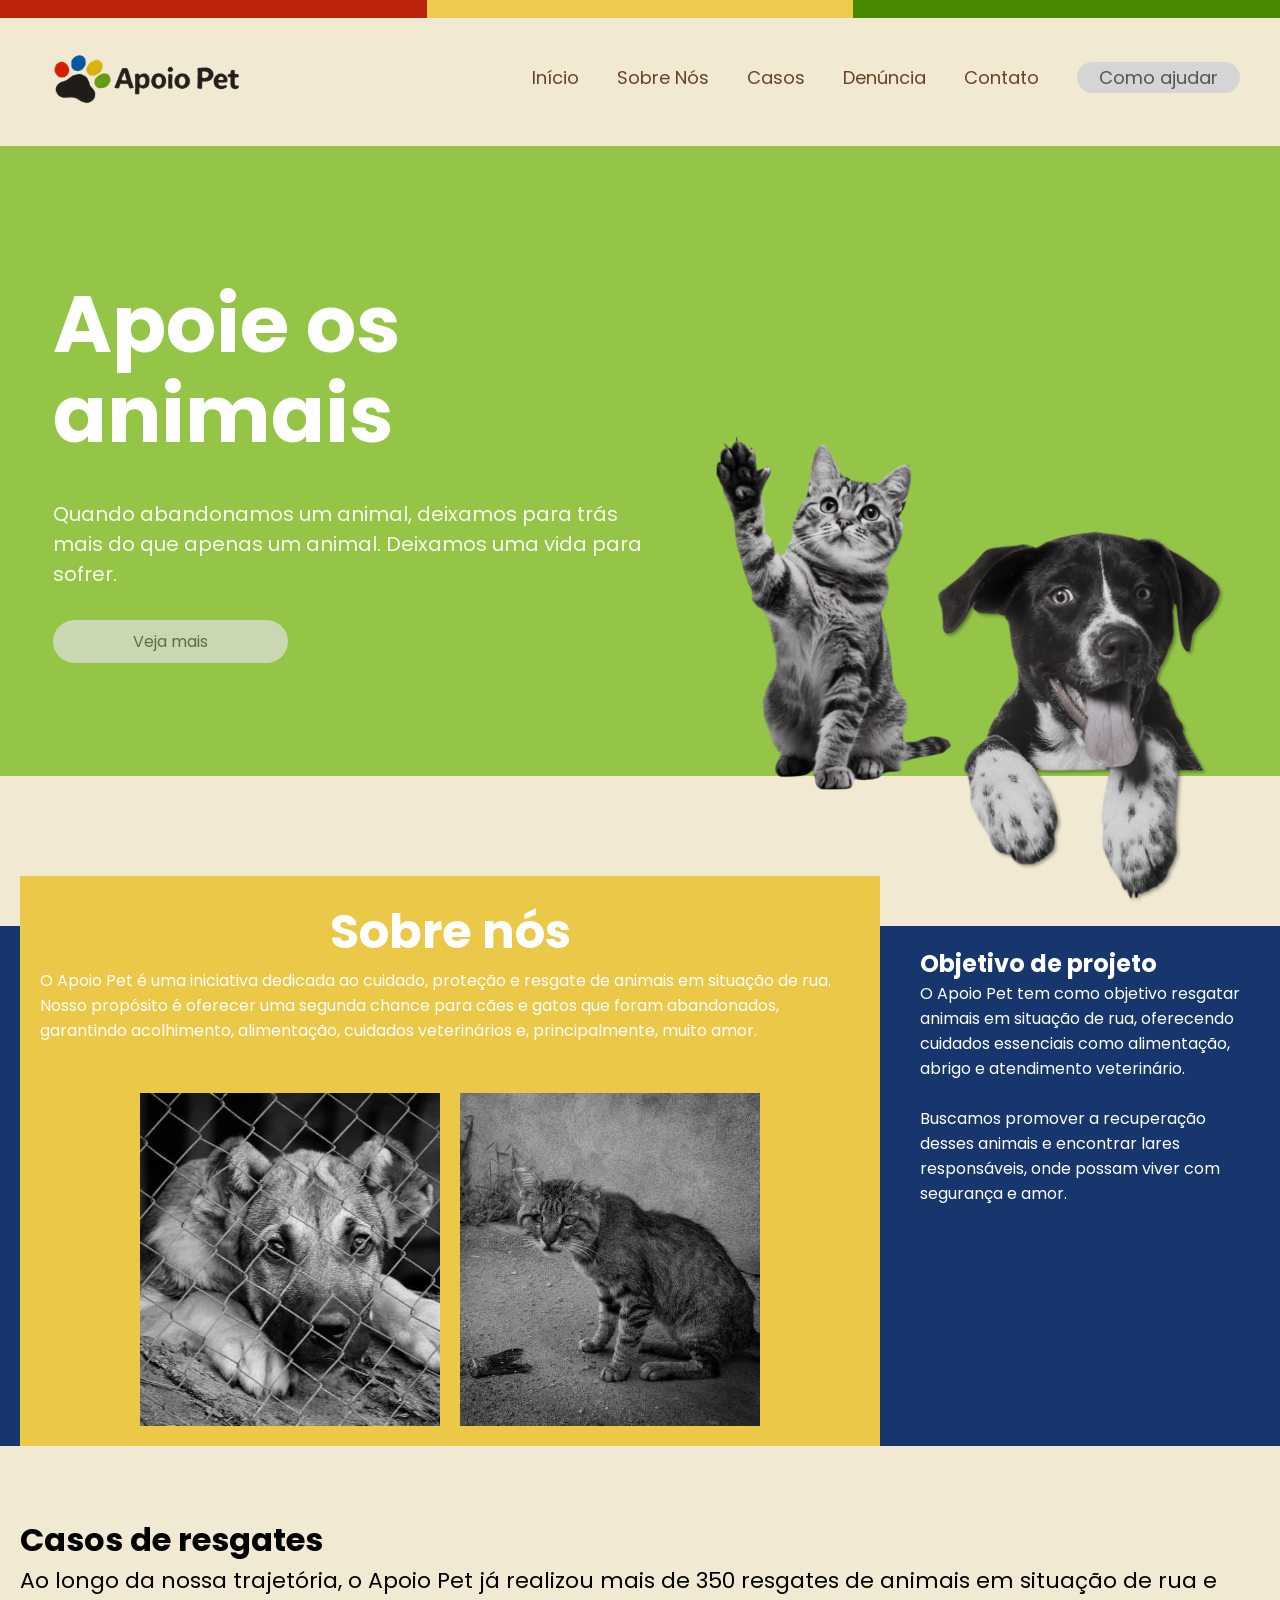
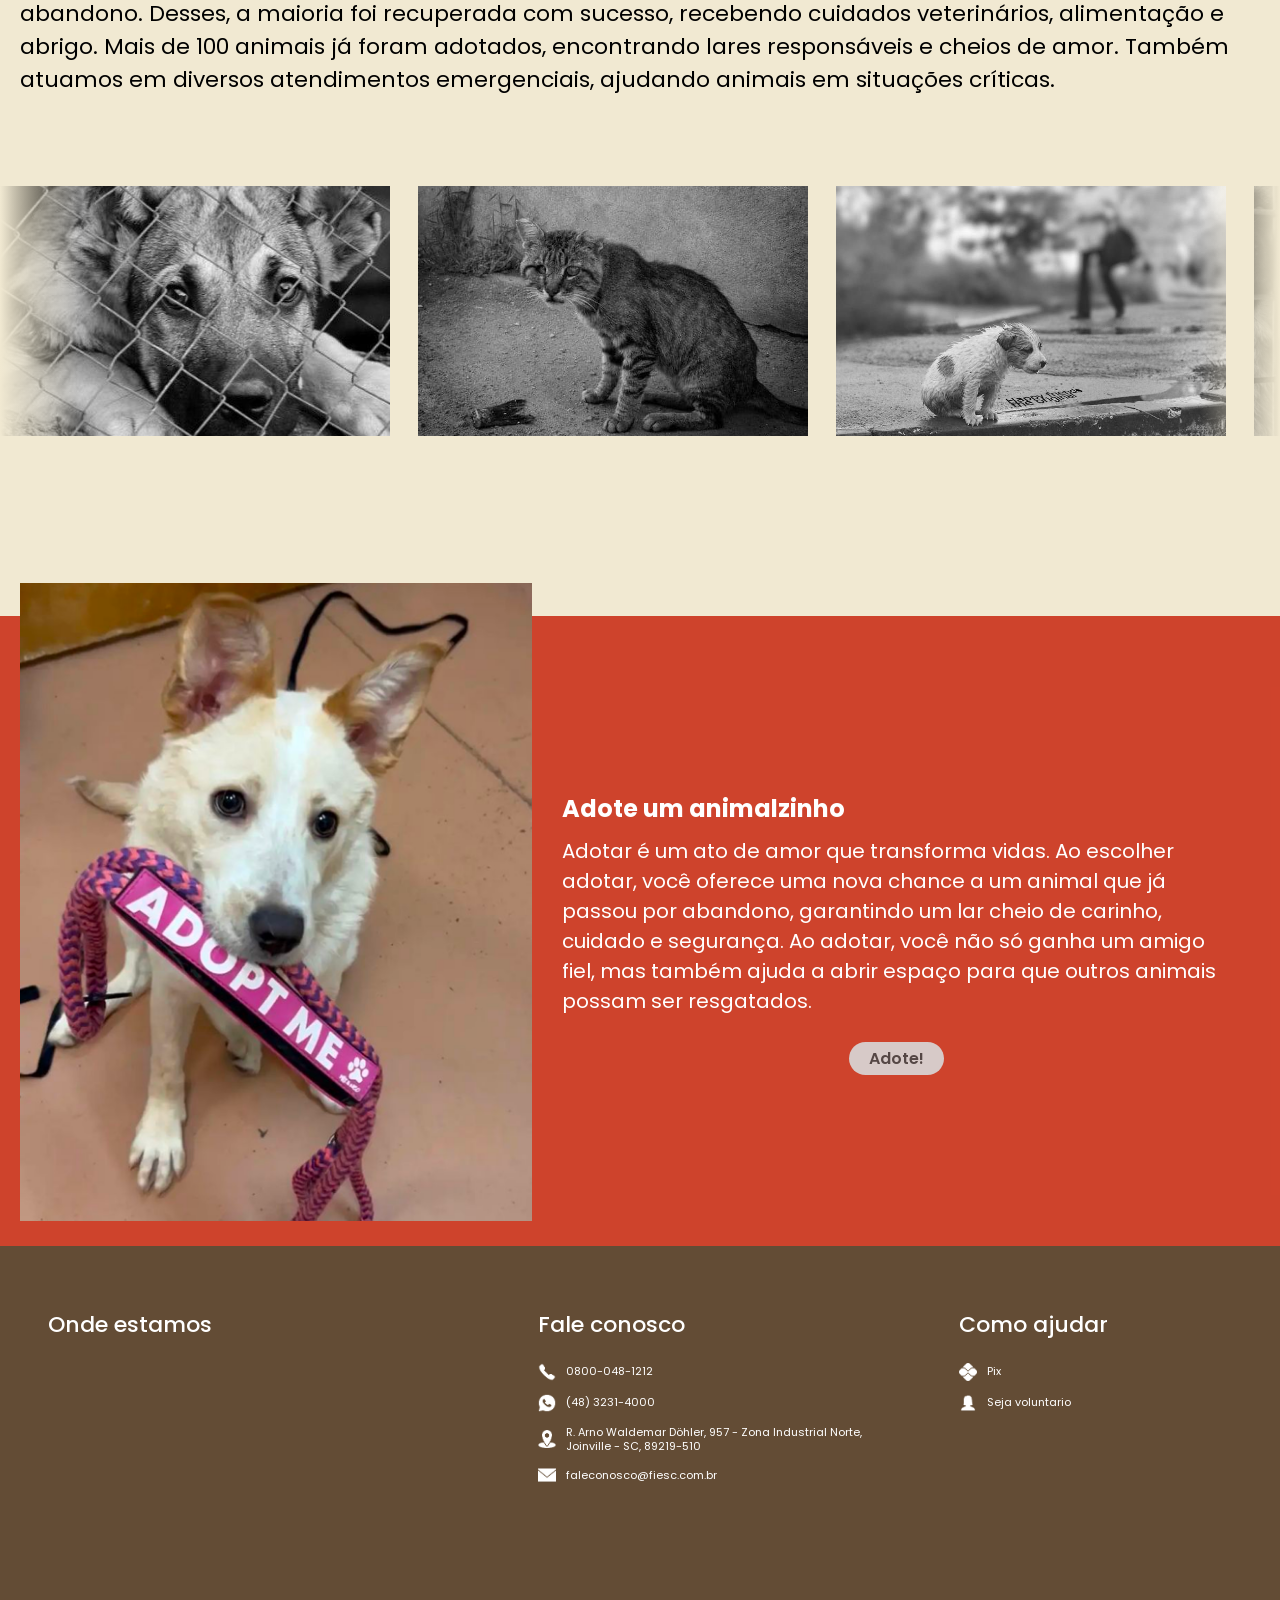
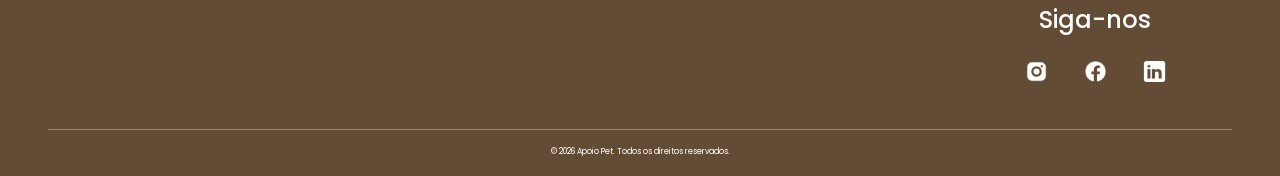
<file: src/main/resources/static/index.html>
<!DOCTYPE html>
<html lang="pt-br">
<head>
    <meta charset="UTF-8">
    <meta name="viewport" content="width=device-width, initial-scale=1.0">
    <title>Document</title>
    <link rel="icon" href="./assets/imgs/logo_guia.png">
    <link rel="stylesheet" href="./assets/css/index.css">
</head>
<body>
    <div class="top-bar">
        <div class="top-bar-segment--red"></div>
        <div class="top-bar-segment--yellow"></div>
        <div class="top-bar-segment--green"></div>
    </div>
    
    <header class="cabecalho">
        <img src="./assets/imgs/logo.png" alt="Apoio Pet" class="logo">
        <button class="menu-mobile" id="btnMenu" aria-label="Abrir menu">☰</button>
        <div class="fundo-menu" id="fundoMenu"></div>
        <nav class="menu" id="menu">
            <button class="fechar-menu" id="fecharMenu" aria-label="Fechar menu">×</button>
            <a href="#">Início</a>
            <a href="./Sobre_Nos.html">Sobre Nós</a>
            <a href="./historia_e_impacto.html">Casos</a>
            <a href="./denuncias.html">Denúncia</a>
            <a href="#footer">Contato</a>
            <a href="./doe.html" class="btn-ajuda">Como ajudar</a>
        </nav>
    </header>

    <section id="banner">
        <div class="hero-content">
            <h1>Apoie os animais</h1>
            <p>Quando abandonamos um animal, deixamos para trás mais do que apenas um animal. Deixamos uma vida para sofrer.</p>
            <a href="./Sobre_Nos.html">Veja mais</a>
        </div>
        <div class="hero-media">
            <img src="./assets/imgs/gato-cachorro.png" alt="">
        </div>
    </section>

    <section class="mission">
        <div class="mission-about">
            <h1>Sobre nós</h1>
            <p>O Apoio Pet é uma iniciativa dedicada ao cuidado, proteção e resgate de animais em situação de rua. Nosso propósito é oferecer uma segunda chance para cães e gatos que foram abandonados, garantindo acolhimento, alimentação, cuidados veterinários e, principalmente, muito amor.</p>
            <div class="mission-gallery">
                <!-- Mantivemos apenas duas imagens (um cachorro e um gato) -->
                <img src="./assets/imgs/cachorro_maltratado1.jpg" alt="">
                <img src="./assets/imgs/gato_maltratado1.jpg" alt="">
            </div>
        </div>
        <div class="mission-details">
            <h1>Objetivo de projeto</h1>
            <p>O Apoio Pet tem como objetivo resgatar animais em situação de rua, oferecendo cuidados essenciais como alimentação, abrigo e atendimento veterinário. </p>
            <br>
            <p>Buscamos promover a recuperação desses animais e encontrar lares responsáveis, onde possam viver com segurança e amor.</p>
        </div>
    </section>

    <section class="rescue-cases">
        <h1>Casos de resgates</h1>
        <p>Ao longo da nossa trajetória, o Apoio Pet já realizou mais de 350 resgates de animais em situação de rua e abandono. Desses, a maioria foi recuperada com sucesso, recebendo cuidados veterinários, alimentação e abrigo. Mais de 100 animais já foram adotados, encontrando lares responsáveis e cheios de amor. Também atuamos em diversos atendimentos emergenciais, ajudando animais em situações críticas.</p>
    </section>

    <div class="slider">
        <div class="slider-track">
            <!-- 1º Conjunto de Imagens -->
            <div class="slider-item"><img src="./assets/imgs/cachorro_maltratado1.jpg" alt="Caso 1"></div>
            <div class="slider-item"><img src="./assets/imgs/gato_maltratado1.jpg" alt="Caso 2"></div>
            <div class="slider-item"><img src="./assets/imgs/cachorro_maltratado2.jpg" alt="Caso 4"></div>
            <div class="slider-item"><img src="./assets/imgs/imagem_caso1.png" alt="Caso 5"></div>
            <div class="slider-item"><img src="./assets/imgs/imagem_caso2.png" alt="Caso 6"></div>
            <div class="slider-item"><img src="./assets/imgs/imagem_caso3.png" alt="Caso 7"></div>
            <!-- 2º Conjunto Duplicado -->
            <div class="slider-item"><img src="./assets/imgs/cachorro_maltratado1.jpg" alt="Caso 1 Clone"></div>
            <div class="slider-item"><img src="./assets/imgs/gato_maltratado1.jpg" alt="Caso 2 Clone"></div>
            <div class="slider-item"><img src="./assets/imgs/cachorro_maltratado2.jpg" alt="Caso 4 Clone"></div>
            <div class="slider-item"><img src="./assets/imgs/imagem_caso1.png" alt="Caso 5 Clone"></div>
            <div class="slider-item"><img src="./assets/imgs/imagem_caso2.png" alt="Caso 6 Clone"></div>
            <div class="slider-item"><img src="./assets/imgs/imagem_caso3.png" alt="Caso 7 Clone"></div>
        </div>
    </div>

    <section class="adoption">
        <div class="adoption-image-container">
            <img src="./assets/imgs/adote_imagem.png" alt="">
        </div>
        <div class="adoption-content">
            <h1>Adote um animalzinho</h1>
            <p>Adotar é um ato de amor que transforma vidas. Ao escolher adotar, você oferece uma nova chance a um animal que já passou por abandono, garantindo um lar cheio de carinho, cuidado e segurança. Ao adotar, você não só ganha um amigo fiel, mas também ajuda a abrir espaço para que outros animais possam ser resgatados.</p>
            <div class="adoption-cta-wrapper">
                <a href="">Adote!</a>
            </div>
        </div>
    </section>

    <footer id="footer" class="rodape">
        <div class="rodape-grid">
            <div class="rodape-coluna">
                <h3>Onde estamos</h3>
                <div class="mapa">
                    <iframe 
                        src="https://www.google.com/maps?q=R.%20Arno%20Waldemar%20D%C3%B6hler,%20957%20-%20Zona%20Industrial%20Norte,%20Joinville%20-%20SC,%2089219-510&output=embed"
                        loading="lazy"
                        referrerpolicy="no-referrer-when-downgrade">
                    </iframe>
                </div>
            </div>
            <div class="rodape-coluna">
                <h3>Fale conosco</h3>
                <a href="tel:08000481212" class="rodape-botao">
                    <img src="./assets/imgs/Sobre_Nos_Imagem/Telefone.png" alt="Telefone">
                    0800-048-1212
                </a>
                <a href="https://wa.me/554832314000" class="rodape-botao">
                    <img src="./assets/imgs/Sobre_Nos_Imagem/whatsapp.png" alt="WhatsApp">
                    (48) 3231-4000
                </a>
                <a href="https://www.google.com/maps/search/?api=1&query=R.%20Arno%20Waldemar%20D%C3%B6hler,%20957%20-%20Zona%20Industrial%20Norte,%20Joinville%20-%20SC,%2089219-510" class="rodape-botao" target="_blank">
                    <img src="./assets/imgs/Sobre_Nos_Imagem/Localização.png" alt="Localização">
                    R. Arno Waldemar Döhler, 957 - Zona Industrial Norte, Joinville - SC, 89219-510
                </a>
                <a href="mailto:faleconosco@fiesc.com.br" class="rodape-botao">
                    <img src="./assets/imgs/Sobre_Nos_Imagem/Email.png" alt="Email">
                    faleconosco@fiesc.com.br
                </a>
            </div>
            <div class="rodape-coluna ajuda">
                <h3>Como ajudar</h3>
                <a href="./doe.html" class="rodape-botao">
                    <img src="./assets/imgs/Sobre_Nos_Imagem/Pix.png" alt="Pix">
                    Pix
                </a>
                <a href="./formulario.html" class="rodape-botao">
                    <img src="./assets/imgs/Sobre_Nos_Imagem/Pessoa.png" alt="Pessoa">
                    Seja voluntario
                </a>
                <div class="redes">
                    <h3>Siga-nos</h3>
                    <a href="#" aria-label="Instagram">
                        <img src="./assets/imgs/Sobre_Nos_Imagem/Instagram.png" alt="Instagram">
                    </a>
                    <a href="#" aria-label="Facebook">
                        <img src="./assets/imgs/Sobre_Nos_Imagem/Facebook.png" alt="Facebook">
                    </a>
                    <a href="#" aria-label="Linkedin">
                        <img src="./assets/imgs/Sobre_Nos_Imagem/Linkedin.png" alt="Linkedin">
                    </a>
                </div>
            </div>
        </div>
        <div class="linha-rodape"></div>
        <p class="copy">© 2026 Apoio Pet. Todos os direitos reservados.</p>
    </footer>

    <script>
        const btnMenu = document.getElementById("btnMenu");
        const fecharMenu = document.getElementById("fecharMenu");
        const menu = document.getElementById("menu");
        const fundoMenu = document.getElementById("fundoMenu");

        function abrirMenu() {
            menu.classList.add("ativo");
            fundoMenu.classList.add("ativo");
        }

        function fecharMenuLateral() {
            menu.classList.remove("ativo");
            fundoMenu.classList.remove("ativo");
        }

        btnMenu.addEventListener("click", abrirMenu);
        fecharMenu.addEventListener("click", fecharMenuLateral);
        fundoMenu.addEventListener("click", fecharMenuLateral);

        const linksMenu = document.querySelectorAll(".menu a");
        linksMenu.forEach(function (link) {
            link.addEventListener("click", fecharMenuLateral);
        });
    </script>
</body>
</html>
</file>
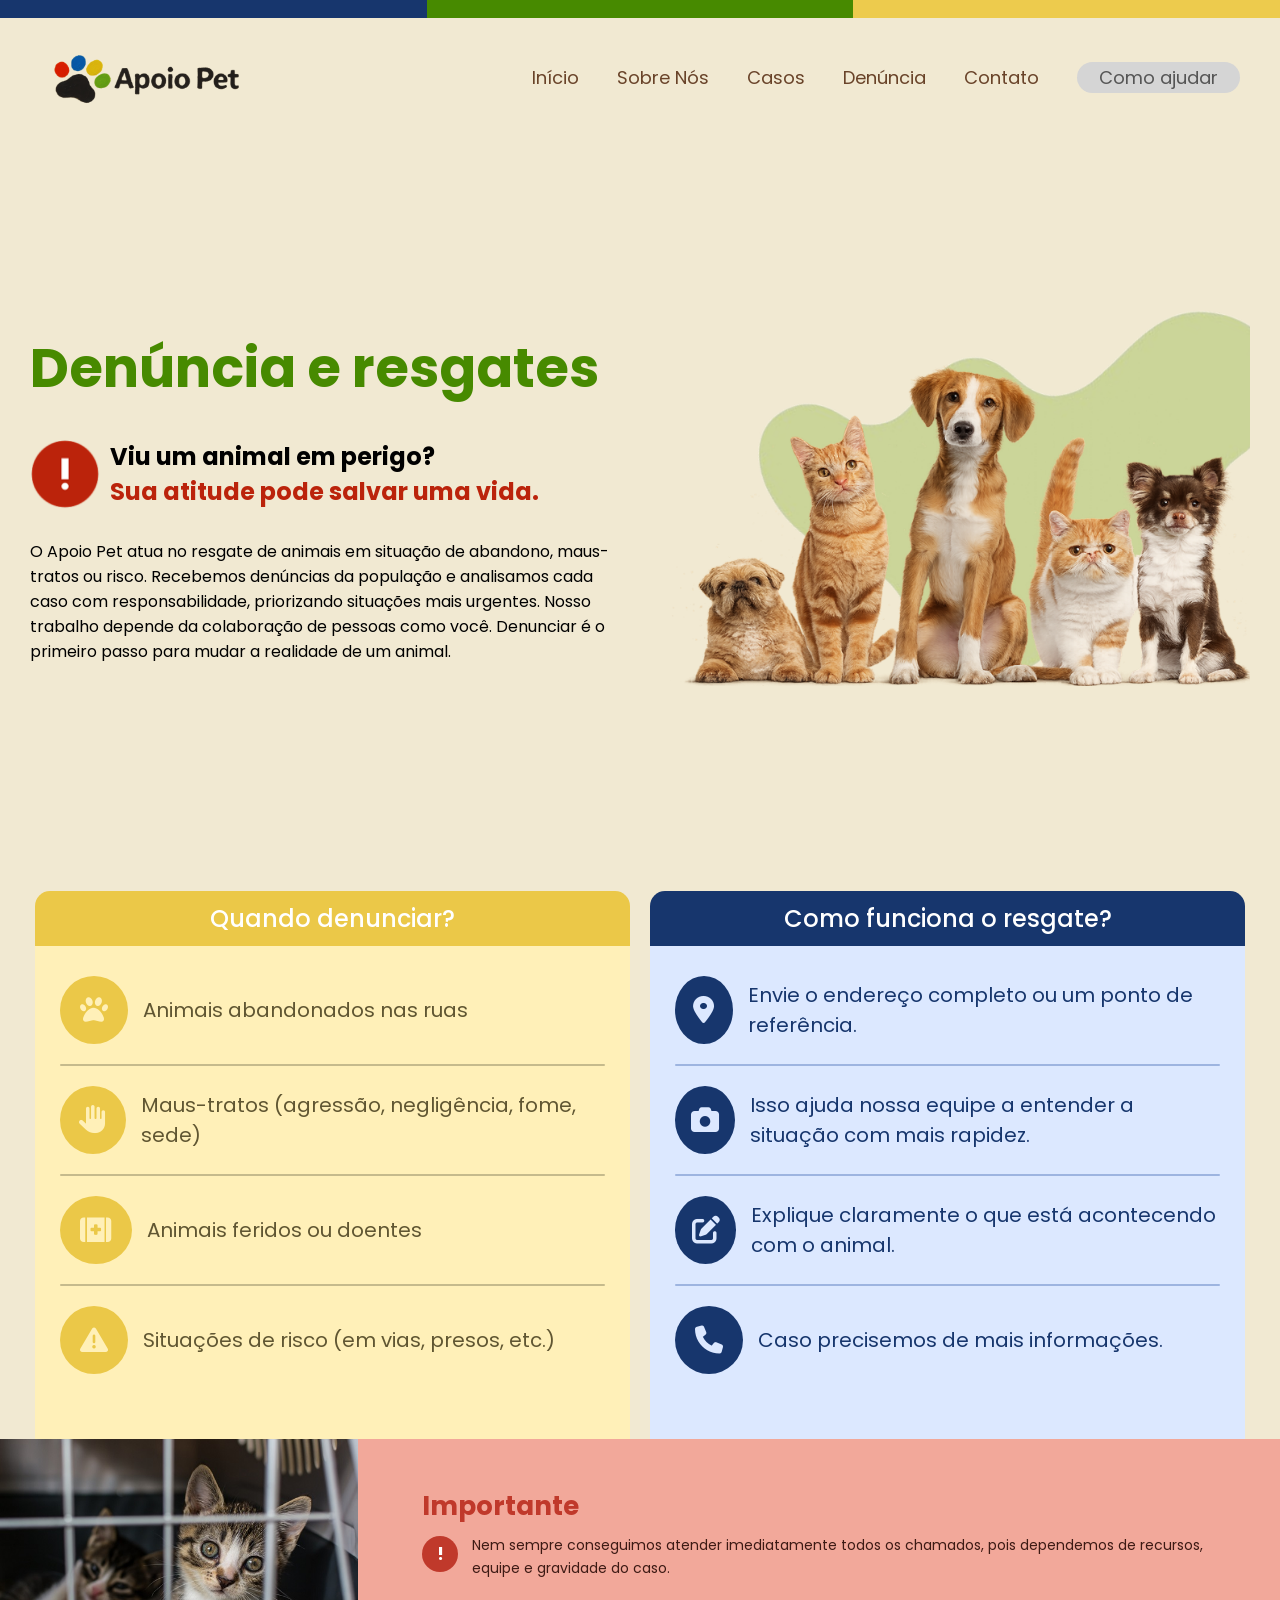
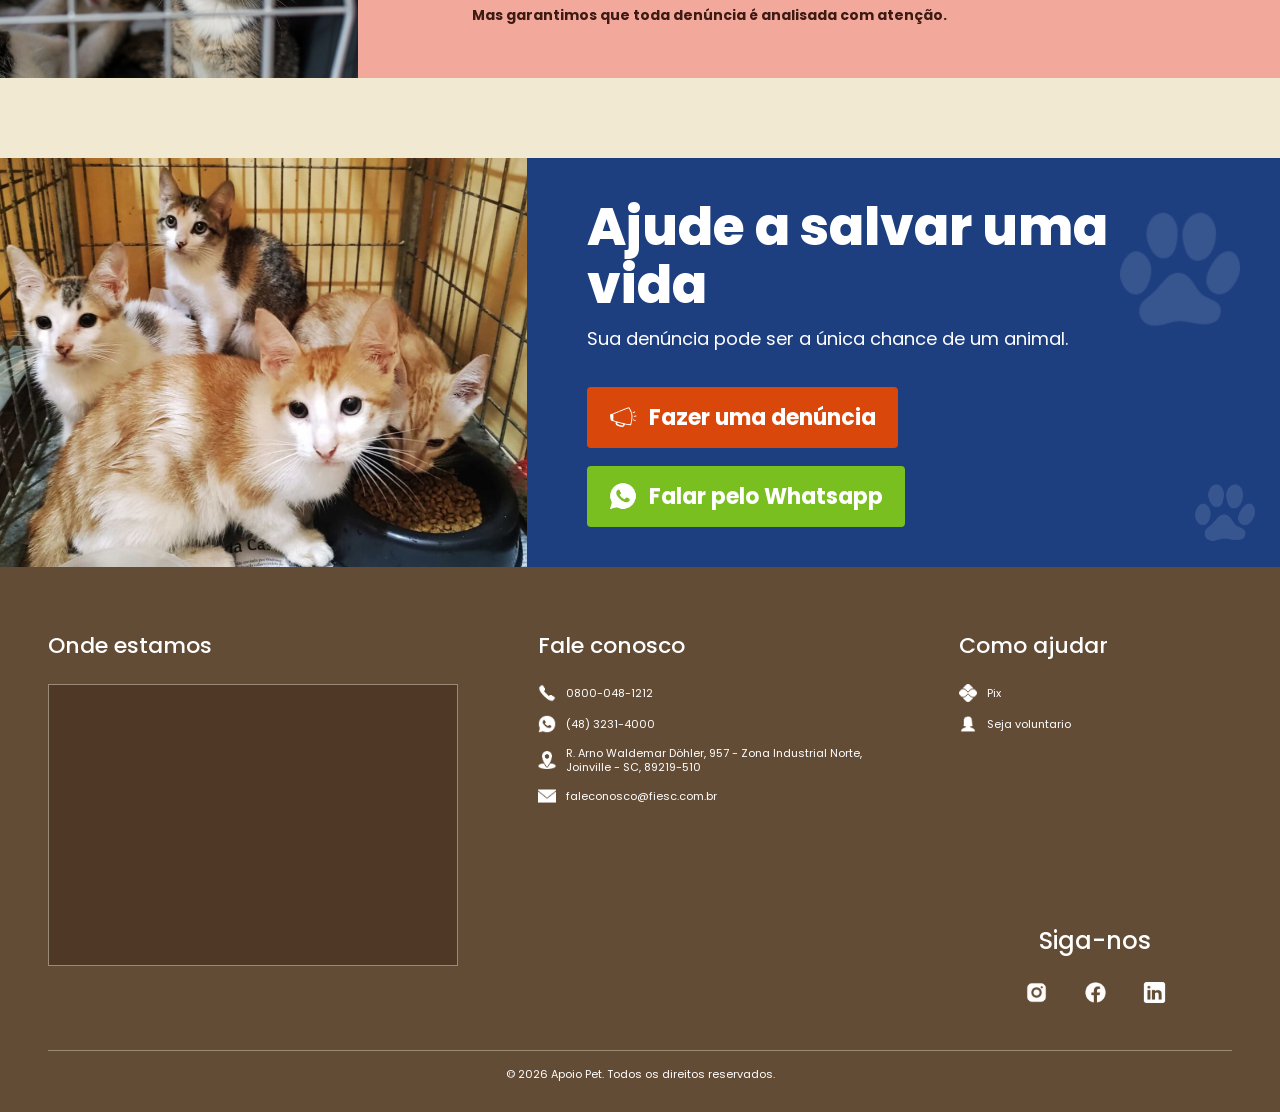
<file: src/main/resources/static/denuncias.html>
<!DOCTYPE html>
<html lang="pt-br">

<head>
    <meta charset="UTF-8">
    <meta name="viewport" content="width=device-width, initial-scale=1.0">
    <title>Denúncias e Resgates</title>
    <link rel="icon" href="./assets/imgs/logo_guia.png">
    <link rel="stylesheet" href="./assets/css/denuncias.css">

    <!-- Font Awesome -->
    <link rel="stylesheet" href="https://cdnjs.cloudflare.com/ajax/libs/font-awesome/6.5.2/css/all.min.css">


</head>

<body>

    <div class="top-bar">
        <div class="top-bar-segment--red"></div>
        <div class="top-bar-segment--yellow"></div>
        <div class="top-bar-segment--green"></div>
    </div>

    <header class="cabecalho">
        <img src="./assets/imgs/logo.png" alt="Apoio Pet" class="logo">

        <button class="menu-mobile" id="btnMenu" aria-label="Abrir menu">☰</button>

        <div class="fundo-menu" id="fundoMenu"></div>

        <nav class="menu" id="menu">
            <button class="fechar-menu" id="fecharMenu" aria-label="Fechar menu">×</button>

            <a href="./index.html">Início</a>
            <a href="./Sobre_Nos.html">Sobre Nós</a>
            <a href="./historia_e_impacto.html">Casos</a>
            <a href="#">Denúncia</a>
            <a href="#footer">Contato</a>
            <a href="./doe.html" class="btn-ajuda">Como ajudar</a>
        </nav>
    </header>

    <section class="sect-denuncias">

        <div class="texts">

            <h1>Denúncia e resgates</h1>

            <div class="warning">
                <img src="./assets/imgs/atencao-imagem.png" alt="Atenção">

                <div>
                    <h2>Viu um animal em perigo?</h2>
                    <h2><span>Sua atitude pode salvar uma vida.</span></h2>
                </div>
            </div>

            <p>
                O Apoio Pet atua no resgate de animais em situação de abandono,
                maus-tratos ou risco. Recebemos denúncias da população e analisamos
                cada caso com responsabilidade, priorizando situações mais urgentes.
                Nosso trabalho depende da colaboração de pessoas como você.
                Denunciar é o primeiro passo para mudar a realidade de um animal.
            </p>

        </div>

        <img class="landing-image" src="./assets/imgs/gatosecachorros.png" alt="Gatos e Cachorros">

    </section>

    <section class="tables">

        <!-- Container -->
        <div class="container-1">

            <!-- Título -->
            <div class="titulo">
                <h1>Quando denunciar?</h1>
            </div>

            <!-- Tópicos -->
            <div class="topicos">

                <div class="topico">
                    <i class="fa-solid fa-paw"></i>
                    <h1>Animais abandonados nas ruas</h1>
                </div>

                <div class="divisoria"></div>

                <div class="topico">
                    <i class="fa-solid fa-hand"></i>
                    <h1>
                        Maus-tratos
                        (agressão, negligência, fome, sede)
                    </h1>
                </div>

                <div class="divisoria"></div>

                <div class="topico">
                    <i class="fa-solid fa-kit-medical"></i>
                    <h1>Animais feridos ou doentes</h1>
                </div>

                <div class="divisoria"></div>

                <div class="topico">
                    <i class="fa-solid fa-triangle-exclamation"></i>
                    <h1>
                        Situações de risco
                        (em vias, presos, etc.)
                    </h1>
                </div>

            </div>
        </div>

        <div class="container-2">

            <!-- Título -->
            <div class="titulo">
                <h1>Como funciona o resgate?</h1>
            </div>

            <!-- Tópicos -->
            <div class="topicos">

                <div class="topico">
                    <i class="fa-solid fa-location-dot"></i>
                    <h1>Envie o endereço completo ou um ponto de referência.</h1>
                </div>

                <div class="divisoria"></div>

                <div class="topico">
                    <i class="fa-solid fa-camera"></i>
                    <h1>
                        Isso ajuda nossa equipe a entender a situação
                        com mais rapidez.
                    </h1>
                </div>

                <div class="divisoria"></div>

                <div class="topico">
                    <i class="fa-solid fa-pen-to-square"></i>
                    <h1>Explique claramente o que está acontecendo
                        com o animal.</h1>
                </div>

                <div class="divisoria"></div>

                <div class="topico">
                    <i class="fa-solid fa-phone"></i>
                    <h1>
                        Caso precisemos de mais informações.
                    </h1>
                </div>

            </div>

        </div>

    </section>

    <section class="aviso">
 
        <div class="aviso-imagem">
            <img src="./assets/imgs/gatos-denuncias.png" alt="Gatos em situação de resgate">
        </div>
 
        <div class="aviso-conteudo">
            <h2>Importante</h2>
 
            <div class="aviso-linha">
                <div class="aviso-icone">
                    <span>!</span>
                </div>
                <div class="aviso-texto">
                    <p>
                        Nem sempre conseguimos atender imediatamente todos os chamados, pois dependemos de recursos,
                        equipe e gravidade do caso.
                    </p>
                    <br>
                    <p><strong>Mas garantimos que toda denúncia é analisada com atenção.</strong></p>
                </div>
            </div>
        </div>
 
    </section>

    <section class="denuncia">

    <div class="denuncia-img">
        <img src="./assets/imgs/gatos-denuncias2.png" alt="Gatos resgatados">
    </div>

    <div class="denuncia-conteudo">

        <h2>Ajude a salvar uma vida</h2>

        <p>
            Sua denúncia pode ser a única chance de um animal.
        </p>

        <div class="botoes">

            <a href="#" class="btn btn-denuncia">
                <img src="./assets/imgs/megafone-denuncias.png" alt="">
                Fazer uma denúncia
            </a>

            <a href="#" class="btn btn-whatsapp">
                <img src="./assets/imgs/adocao_imagem/whatsapp.png" alt="">
                Falar pelo Whatsapp
            </a>

        </div>

        <img src="./assets/imgs/pata-denuncias.png" class="pata-grande" alt="">
        <img src="./assets/imgs/pata-denuncias.png" class="pata-pequena" alt="">

    </div>

</section>

    <footer id="footer" class="rodape">

        <div class="rodape-grid">

            <div class="rodape-coluna">
                <h3>Onde estamos</h3>

                <div class="mapa">
                    <iframe
                        src="https://www.google.com/maps?q=R.%20Arno%20Waldemar%20D%C3%B6hler,%20957%20-%20Zona%20Industrial%20Norte,%20Joinville%20-%20SC,%2089219-510&output=embed"
                        loading="lazy" referrerpolicy="no-referrer-when-downgrade">
                    </iframe>
                </div>
            </div>

            <div class="rodape-coluna">
                <h3>Fale conosco</h3>

                <a href="tel:08000481212" class="rodape-botao">
                    <img src="./assets/imgs/Sobre_Nos_Imagem/Telefone.png" alt="Telefone">
                    0800-048-1212
                </a>

                <a href="https://wa.me/554832314000" class="rodape-botao">
                    <img src="./assets/imgs/Sobre_Nos_Imagem/whatsapp.png" alt="WhatsApp">
                    (48) 3231-4000
                </a>

                <a href="https://www.google.com/maps/search/?api=1&query=R.%20Arno%20Waldemar%20D%C3%B6hler,%20957%20-%20Zona%20Industrial%20Norte,%20Joinville%20-%20SC,%2089219-510"
                    class="rodape-botao" target="_blank">
                    <img src="./assets/imgs/Sobre_Nos_Imagem/Localização.png" alt="Localização">
                    R. Arno Waldemar Döhler, 957 - Zona Industrial Norte, Joinville - SC, 89219-510
                </a>

                <a href="mailto:faleconosco@fiesc.com.br" class="rodape-botao">
                    <img src="./assets/imgs/Sobre_Nos_Imagem/Email.png" alt="Email">
                    faleconosco@fiesc.com.br
                </a>
            </div>

            <div class="rodape-coluna ajuda">
                <h3>Como ajudar</h3>

                <a href="./doe.html" class="rodape-botao">
                    <img src="./assets/imgs/Sobre_Nos_Imagem/Pix.png" alt="Pix">
                    Pix
                </a>

                <a href="./formulario.html" class="rodape-botao">
                    <img src="./assets/imgs/Sobre_Nos_Imagem/Pessoa.png" alt="Pessoa">
                    Seja voluntario
                </a>

                <div class="redes">
                    <h3>Siga-nos</h3>

                    <a href="#" aria-label="Instagram">
                        <img src="./assets/imgs/Sobre_Nos_Imagem/Instagram.png" alt="Instagram">
                    </a>

                    <a href="#" aria-label="Facebook">
                        <img src="./assets/imgs/Sobre_Nos_Imagem/Facebook.png" alt="Facebook">
                    </a>

                    <a href="#" aria-label="Linkedin">
                        <img src="./assets/imgs/Sobre_Nos_Imagem/Linkedin.png" alt="Linkedin">
                    </a>
                </div>
            </div>

        </div>

        <div class="linha-rodape"></div>

        <p class="copy">© 2026 Apoio Pet. Todos os direitos reservados.</p>

    </footer>

    <script>
        const btnMenu = document.getElementById("btnMenu");
        const fecharMenu = document.getElementById("fecharMenu");
        const menu = document.getElementById("menu");
        const fundoMenu = document.getElementById("fundoMenu");

        function abrirMenu() {
            menu.classList.add("ativo");
            fundoMenu.classList.add("ativo");
        }

        function fecharMenuLateral() {
            menu.classList.remove("ativo");
            fundoMenu.classList.remove("ativo");
        }

        btnMenu.addEventListener("click", abrirMenu);
        fecharMenu.addEventListener("click", fecharMenuLateral);
        fundoMenu.addEventListener("click", fecharMenuLateral);

        const linksMenu = document.querySelectorAll(".menu a");

        linksMenu.forEach(function (link) {
            link.addEventListener("click", fecharMenuLateral);
        });
    </script>
</body>

</html>
</file>
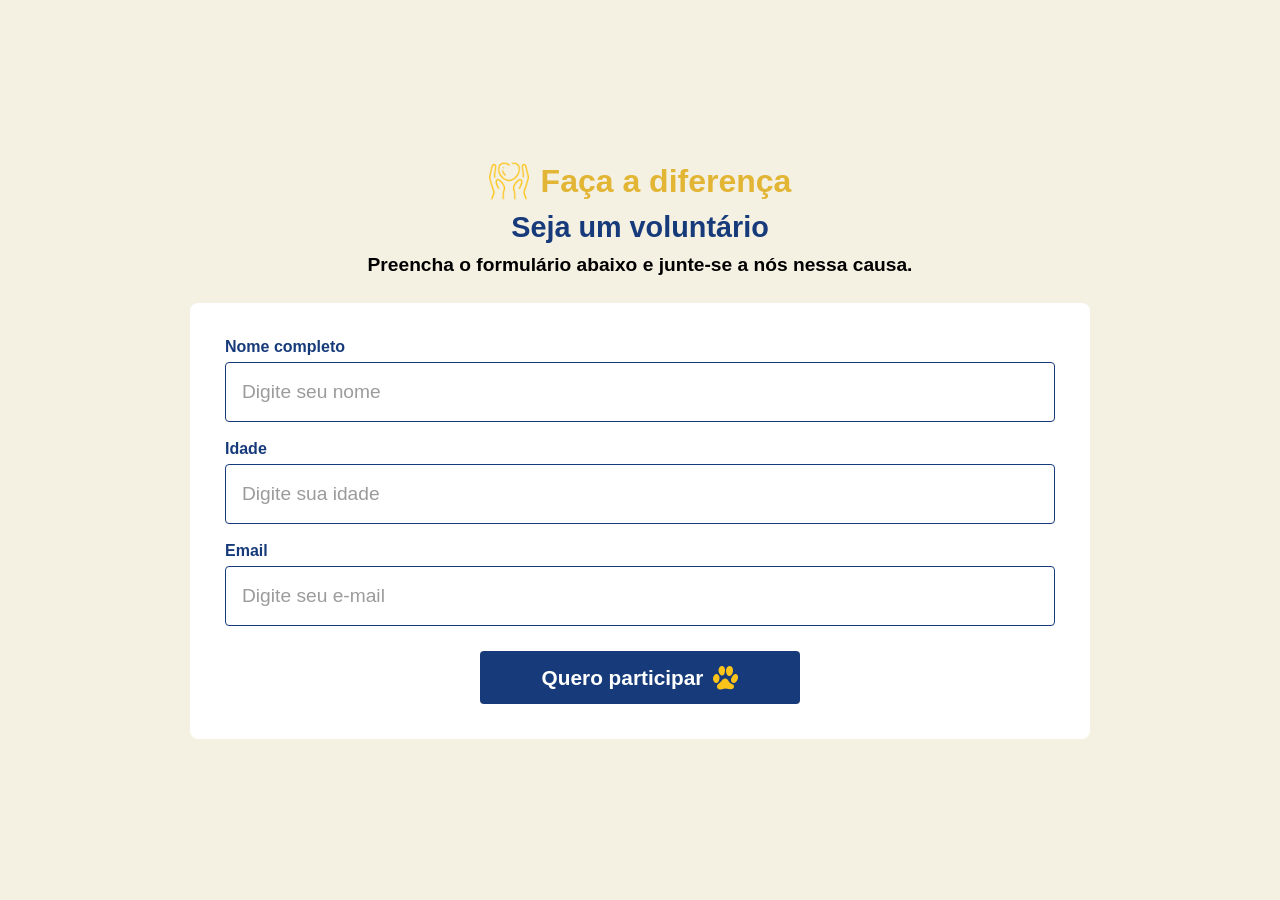
<file: src/main/resources/static/formulario.html>
<!DOCTYPE html>
<html lang="pt-BR">

<head>
    <meta charset="UTF-8">
    <meta name="viewport" content="width=device-width, initial-scale=1.0">
    <title>Seja um Voluntário</title>
    <link rel="stylesheet" href="./assets/css/formulario.css">
    <link rel="icon" href="./assets/imgs/logo_guia.png">
    <!-- Font Awesome -->
    <link rel="stylesheet" href="https://cdnjs.cloudflare.com/ajax/libs/font-awesome/6.5.2/css/all.min.css">
</head>

<body>

    <section class="voluntario">
        <div class="titulo">
            <h1>
                <img src="./assets/imgs/mao-adocao.png" alt="">
                Faça a diferença
            </h1>

            <h2>Seja um voluntário</h2>

            <p>
                Preencha o formulário abaixo e junte-se a nós nessa causa.
            </p>
        </div>

        <div class="form-container">
            <form id="formCadastro">
                <div class="campo">
                    <label for="nome">Nome completo</label>
                    <input type="text" id="nome" placeholder="Digite seu nome">
                </div>

                <div class="campo">
                    <label for="idade">Idade</label>
                    <input type="number" id="idade" placeholder="Digite sua idade">
                </div>

                <div class="campo">
                    <label for="email">Email</label>
                    <input type="email" id="email" placeholder="Digite seu e-mail">
                </div>

                <button type="submit">
                    Quero participar
                    <img src="./assets/imgs/pata-formulario.png" alt="">
                </button>
            </form>
        </div>
    </section>

    <script src="./assets/script/formulario.js"></script>

</body>

</html>
</file>
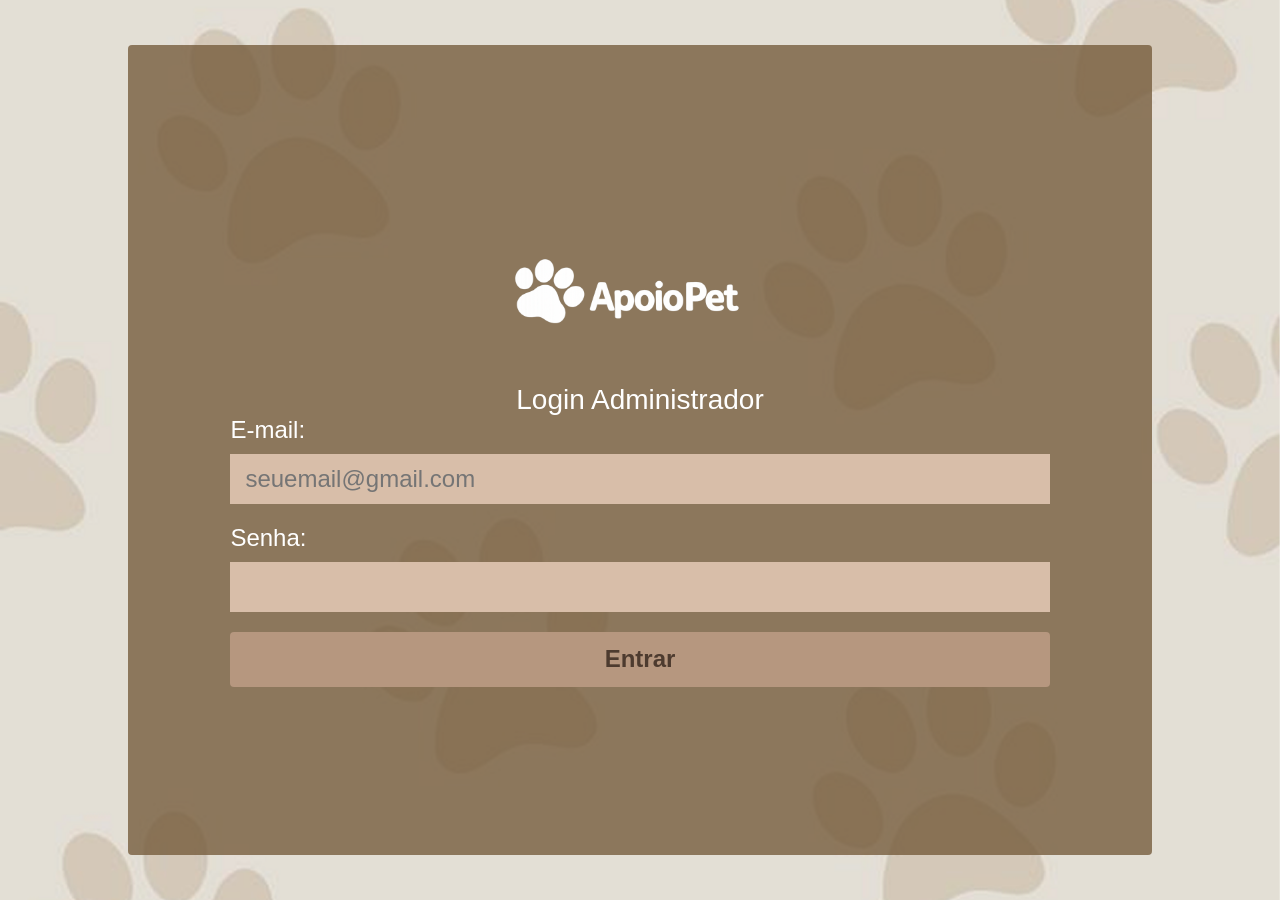
<file: src/main/resources/static/login_adm.html>
<!DOCTYPE html>
<html lang="pt-BR">

<head>
    <meta charset="UTF-8" />
    <meta name="viewport" content="width=device-width, initial-scale=1.0" />
    
    <title>Login ApoioPet</title>
    <link rel="icon" href="./assets/imgs/logo_guia.png">
    <link rel="stylesheet" href="./assets/css/login_adm.css">
</head>

<body>

    <main>
        <section>

            <!-- Logo ApoioPet -->
            <img src="./assets/imgs/logo_login.png" alt="ApoioPet" class="logo">
            <p>Login Administrador</p>

            <form id="formLogin">

                <div class="campo">
                    <label for="email">E-mail:</label>

                    <input type="email" id="emailAdm" placeholder="seuemail@gmail.com">
                </div>

                <div class="campo">
                    <label for="senha">Senha:</label>

                    <div class="senha-box">

                        <input type="password" id="senha" placeholder="">

                    </div>
                </div>

                <button type="submit" class="btn-login">
                    Entrar
                </button>

            </form>

        </section>
    </main>

    <script src="./assets/script/login.js"></script>

</body>

</html>
</file>
<file: src/main/resources/static/assets/css/index.css>
@import url('https://fonts.googleapis.com/css2?family=Inter:ital,opsz,wght@0,14..32,100..900;1,14..32,100..900&family=Manrope:wght@200..800&family=Poppins:ital,wght@0,100;0,200;0,300;0,400;0,500;0,600;0,700;0,800;0,900;1,100;1,200;1,300;1,400;1,500;1,600;1,700;1,800;1,900&display=swap');
    @import url('https://fonts.googleapis.com/css2?family=Archivo+Black&family=Inter:ital,opsz,wght@0,14..32,100..900;1,14..32,100..900&family=Manrope:wght@200..800&family=Poppins:ital,wght@0,100;0,200;0,300;0,400;0,500;0,600;0,700;0,800;0,900;1,100;1,200;1,300;1,400;1,500;1,600;1,700;1,800;1,900&display=swap');

    * {
        margin: 0;
        padding: 0;
        box-sizing: border-box;
        font-family: 'Poppins';
    }

    body {
        background-color: #F1E9D2;
    }

    /* ── TOP BAR ── */
    .top-bar {
        width: 100%;
        height: 2vh;
        display: flex;
    }

    .top-bar-segment--red {
        background-color: #BB230B;
        width: 33.33vw;
    }

    .top-bar-segment--yellow {
        background-color: #EDCB4D;
        width: 33.33vw;
    }

    .top-bar-segment--green {
        background-color: #478A00;
        width: 33.33vw;
    }

    /* ── HEADER ── */
    .cabecalho {
        height: 118px;
        padding: 0 40px;
        display: flex;
        align-items: center;
        justify-content: space-between;
    }

    .logo {
        width: 210px;
    }

    .menu {
        display: flex;
        align-items: center;
        gap: 38px;
    }

    .menu a {
        color: #694329;
        text-decoration: none;
        font-size: 18px;
        font-weight: 400;
    }

    .btn-ajuda {
        background: #d5d5d5;
        padding: 2px 22px;
        border-radius: 20px;
        color: #555 !important;
    }

    .menu-mobile,
    .fechar-menu,
    .fundo-menu {
        display: none;
    }

    /* ── BANNER ── */
    #banner {
        display: flex;
        justify-content: space-around;
        align-items: center;
        background-color: #95C547;
        min-height: 70vh;
        margin-top: 10px;
        padding: 20px 40px;
    }

    #banner .hero-content {
        width: 50%;
        text-align: start;
    }

    #banner .hero-content h1 {
        color: white;
        font-family: 'Poppins';
        font-size: 80px;
        line-height: 90px;
        margin-top: 10px;
    }

    #banner .hero-content p {
        font-size: 20px;
        color: #fafaef;
        margin: 40px 0;
    }

    #banner .hero-content a {
        text-decoration: none;
        color: #494848;
        padding: 10px 80px;
        opacity: 70%;
        background-color: #E0E0E0;
        border-radius: 45px;
    }

    #banner .hero-content a:hover {
        color: #ffffff;
        background-color: #a7a7a7;
        opacity: 80%;
    }

    #banner .hero-media {
        display: flex;
        justify-content: center;
        align-items: flex-end;
    }

    #banner .hero-media img {
        width: 500px;
        max-width: 45vw;
        margin-top: 65px;
        position: relative;
        top: 160px;
        width: 550px;
        position: relative;
        top: 175px;
    }

    /* ── MISSION ── */
    .mission {
        margin-top: 150px;
        display: flex;
        background-color: #17366D;
        color: white;
        min-height: 400px;
    }

    .mission-about {
        margin-top: -50px;
        background-color: #EBC848;
        flex: 1;
        display: flex;
        flex-direction: column;
        align-items: center;
        margin-left: 20px;
        margin-right: 20px;
        padding: 20px;
    }

    .mission-about h1 {
        font-size: 48px;
    }

    .mission-gallery {
        display: flex;
        gap: 20px;
        margin-top: 50px;
        width: 100%;
        justify-content: center;
    }

    .mission-gallery img {
        width: 30vw;
        max-width: 300px;
        object-fit: cover;
    }


    .mission-details {
        padding: 20px;
        min-width: 240px;
        max-width: 380px;
    }

    /* ── RESCUE CASES ── */
    .rescue-cases {
        margin-top: 50px;
        padding: 20px 10px 20px 20px;
        font-size: 22px;
    }

    .rescue-cases h1 {
        font-size: 32px;
    }

    /* ── SLIDER / CASOS DE RESGATE ── */

    .slider {
        width: 100%;
        max-width: 100vw;
        margin: 40px auto 80px;
        overflow: hidden;
        position: relative;
        padding: 30px 0;
    }

    .slider::before,
    .slider::after {
        content: "";
        position: absolute;
        top: 0;
        width: 80px;
        height: 100%;
        z-index: 2;
        pointer-events: none;
    }

    .slider::before {
        left: 0;
        background: linear-gradient(to right, #F1E9D2, transparent);
    }

    .slider::after {
        right: 0;
        background: linear-gradient(to left, #F1E9D2, transparent);
    }

    .slider-track {
        display: flex;
        gap: 28px;
        width: max-content;
        animation: sliderLoop 32s linear infinite;
    }

    .slider-item {
        flex: 0 0 auto;
        width: 390px;
        height: 250px;
        overflow: hidden;
        background: #ddd;
    }

    .slider-item img {
        width: 100%;
        height: 100%;
        display: block;
        object-fit: cover;
        filter: grayscale(100%);
        transition: transform 0.45s ease, filter 0.45s ease;
    }

    .slider-item:hover img {
        transform: scale(1.08);
        filter: grayscale(0%);
    }

    @keyframes sliderLoop {
        from {
            transform: translateX(0);
        }

        to {
            transform: translateX(calc(-50% - 14px));
        }
    }


    /* ── ADOPTION ── */
    .adoption {
        margin-top: 150px;
        display: flex;
        align-items: center;
        padding: 0 20px;
        background-color: #CD3A23F2;
        min-height: 70vh;
    }

    .adoption-image-container {
        margin-top: -50px;
        flex-shrink: 0;
    }

    .adoption-image-container img {
        width: 40vw;
        max-height: 80vh;
        object-fit: cover;
    }

    .adoption-content {
        padding: 30px;
        color: white;
    }

    .adoption-content h1 {
        margin-bottom: 10px;
    }

    .adoption-content p {
        font-size: 20px;
    }

    .adoption-cta-wrapper {
        text-align: center;
        margin-top: 30px;
    }

    .adoption-cta-wrapper a {
        text-decoration: none;
        color: #494848;
        font-weight: 600;
        background-color: #D9D9D9;
        padding: 5px 20px;
        border-radius: 20px;
        opacity: 90%;
    }

    .adoption-cta-wrapper a:hover {
        background-color: #a7a7a7;
    }

    /* ── FOOTER ── */
    .rodape {
        background: #634c35;
        color: white;
        padding: 62px 48px 18px;
    }

    .rodape-grid {
        display: grid;
        grid-template-columns: 1.2fr 1fr .8fr;
        gap: 80px;
    }

    .rodape h3 {
        font-size: 22px;
        font-weight: 500;
        margin-bottom: 22px;
    }

    .mapa {
        width: 100%;
        max-width: 435px;
        height: 282px;
        overflow: hidden;
    }

    .mapa iframe {
        width: 100%;
        height: 100%;
        border: 0;
    }

    .rodape-botao {
        font-size: 11px;
        margin-bottom: 13px;
        line-height: 1.3;
        display: flex;
        align-items: center;
        gap: 10px;
        color: white;
        text-decoration: none;
    }

    .rodape-botao img {
        width: 18px;
        height: 18px;
        object-fit: contain;
    }

    .redes {
        margin-top: 190px;
        text-align: center;
    }

    .redes h3 {
        font-size: 24px;
    }

    .redes a {
        text-decoration: none;
    }

    .redes img {
        width: 25px;
        height: 25px;
        margin: 0 15px;
    }

    .linha-rodape {
        width: 100%;
        height: 1px;
        background: #9a8b77;
        margin-top: 38px;
    }

    .copy {
        text-align: center;
        font-size: 8px;
        margin-top: 16px;
    }

    /* ═══════════════════════════════════════════
    RESPONSIVO — tablet  (701px – 1024px)
    ═══════════════════════════════════════════ */
    @media (min-width: 701px) and (max-width: 1024px) {

        /* ── Header ── */
        .cabecalho {
            height: 90px;
            padding: 0 28px;
        }

        .logo {
            width: 170px;
        }

        .menu {
            gap: 22px;
        }

        .menu a {
            font-size: 15px;
        }

        .btn-ajuda {
            padding: 2px 16px;
        }

        /* ── Banner Ajustado ── */
        #banner {
            padding: 15px 28px;
            /* Reduzido o padding vertical de 20px para 15px */
            height: 50vh;
            /* Reduzido de 60vh para 45vh */
            gap: 10px;
        }

        #banner .hero-content h1 {
            font-size: 44px;
            /* Reduzido um pouco mais de 52px para 44px */
            line-height: 50px;
        }

        #banner .hero-content p {
            font-size: 15px;
            margin: 16px 0;
            /* Diminuído o espaçamento entre o texto e o botão */
        }

        #banner .hero-content a {
            padding: 8px 40px;
            /* Botão ligeiramente menor */
        }

        #banner .hero-media img {
            width: 80%;
            max-width: 42vw;
            position: relative;
            /* Garante o posicionamento */
            top: 120px;
            /* Aumente este valor para descer mais (antes era 100px) */
        }

        /* ── Mission ── */
        .mission {
            margin-top: 110px;
        }

        .mission-about {
            margin-top: -40px;
            margin-left: 14px;
            margin-right: 14px;
            padding: 16px;
        }

        .mission-about h1 {
            font-size: 34px;
        }

        .mission-about p {
            font-size: 14px;
        }

        .mission-gallery {
            gap: 15px;
            margin-top: 30px;
        }

        .mission-gallery img {
            width: 35vw;
            /* Aumenta o tamanho delas no tablet para não sobrar muito espaço vazio */
        }


        .mission-details {
            min-width: 200px;
            max-width: 300px;
            padding: 16px;
            font-size: 14px;
        }

        /* ── Rescue cases ── */
        .rescue-cases {
            font-size: 18px;
            padding: 20px 28px;
            margin-top: 36px;
        }

        .rescue-cases h1 {
            font-size: 26px;
            margin-bottom: 8px;
        }

        /* ── Slider ── */
        .slider-item img {
            height: 220px;
        }

        /* ── Adoption ── */
        .adoption {
            margin-top: 110px;
            padding: 0 14px;
            min-height: 60vh;
        }

        .adoption-image-container {
            margin-top: -40px;
        }

        .adoption-image-container img {
            width: 42vw;
            max-height: 70vh;
        }

        .adoption-content {
            padding: 22px;
        }

        .adoption-content h1 {
            font-size: 28px;
        }

        .adoption-content p {
            font-size: 16px;
        }

        /* ── Footer ── */
        .rodape {
            padding: 44px 28px 16px;
        }

        .rodape-grid {
            grid-template-columns: 1.1fr 1fr 0.8fr;
            gap: 36px;
        }

        .rodape h3 {
            font-size: 18px;
            margin-bottom: 16px;
        }

        .mapa {
            height: 210px;
        }

        .rodape-botao {
            font-size: 11px;
        }

        .redes {
            margin-top: 80px;
        }

        .redes h3 {
            font-size: 18px;
        }

        .redes img {
            width: 22px;
            height: 22px;
            margin: 0 10px;
        }
    }

    @media (max-width: 1024px) {
        #banner .hero-content h1 {
            font-size: 58px;
            line-height: 66px;
        }

        #banner .hero-media img {
            width: 380px;
            max-width: 42vw;
            position: relative;
            /* Garante o posicionamento */
            top: 60px;
            /* Aumente este valor para descer mais (antes era 100px) */
        }

        .mission-about h1 {
            font-size: 36px;
        }

        .mission-gallery img {
            width: 25vw;
        }

        .adoption-image-container img {
            width: 44vw;
        }

        .rodape-grid {
            gap: 36px;
        }

        .redes {
            margin-top: 80px;
        }
    }

    /* ═══════════════════════════════════════════
    RESPONSIVO — mobile  (≤ 900px)
    ═══════════════════════════════════════════ */
    @media (max-width: 900px) {

        /* ── Header ── */
        .cabecalho {
            height: 60px;
            padding: 0 18px;
        }

        .logo {
            width: 125px;
        }

        .menu-mobile {
            display: block;
            font-size: 34px;
            background: none;
            border: none;
            color: #694329;
            cursor: pointer;
        }

        .fundo-menu {
            display: none;
            position: fixed;
            inset: 0;
            background: rgba(0, 0, 0, .45);
            z-index: 99;
        }

        .fundo-menu.ativo {
            display: block;
        }

        .menu {
            position: fixed;
            top: 0;
            right: -270px;
            width: 270px;
            height: 100vh;
            background: #fff8e8;
            padding: 70px 25px 25px;
            z-index: 100;
            display: flex;
            flex-direction: column;
            align-items: flex-start;
            gap: 22px;
            transition: .3s;
        }

        .menu.ativo {
            right: 0;
        }

        .fechar-menu {
            display: block;
            position: absolute;
            top: 18px;
            right: 22px;
            border: 0;
            background: none;
            font-size: 35px;
            color: #694329;
            cursor: pointer;
        }

        /* ── Banner ── */
        /* ── Banner Ajustado ── */
        #banner {
            flex-direction: column;
            height: 60vh;
            padding: 24px 20px 20px;
            /* Reduzido de (40px 24px 32px) para (24px 20px 20px) */
            text-align: center;
            gap: 15px;
        }

        #banner .hero-content {
            width: 100%;
            text-align: center;
        }

        #banner .hero-content h1 {
            font-size: 36px;
            /* Reduzido de 40px para 36px */
            line-height: 42px;
            margin-top: 0;
        }

        #banner .hero-content p {
            font-size: 20px;
            margin: 14px 0 20px;
            /* Reduzido as margens do texto para encurtar a seção */
        }

        #banner .hero-content a {
            padding: 8px 40px;
        }

        #banner .hero-media {
            margin-top: 5px;
        }


        #banner .hero-media img {
            width: 80%;
            max-width: 400px;
            position: relative;
            /* Garante que o top funcione nesta resolução */
            top: -50px;
            /* Aumente aqui para descer a imagem (antes estava em 50px) */
        }


        /* ── Mission ── */
        .mission {
            flex-direction: column;
            margin-top: 50px;
            min-height: auto;
        }

        .mission-about {
            margin-top: 0;
            margin-left: 0;
            margin-right: 0;
            width: 100%;
            padding: 24px 16px;
        }

        .mission-about h1 {
            font-size: 28px;
            text-align: center;
        }

        .mission-about p {
            font-size: 14px;
            text-align: center;
        }

        .mission-gallery {
            display: flex;
            flex-direction: row;
            /* Força ficar uma do lado da outra */
            justify-content: center;
            gap: 10px;
            /* Espaço entre as duas imagens */
            margin-top: 20px;
        }

        .mission-gallery img {
            width: 48%;
            /* Divide o espaço para que caibam duas imagens de forma igual */
            max-width: 250px;
        }


        .mission-details {
            max-width: 100%;
            padding: 24px 20px;
            font-size: 14px;
        }

        /* ── Rescue cases ── */
        .rescue-cases {
            font-size: 15px;
            padding: 20px 20px;
            margin-top: 30px;
        }

        .rescue-cases h1 {
            font-size: 24px;
            margin-bottom: 10px;
        }

        .slider {
            margin: 20px auto 52px;
            padding: 14px 0 26px;
        }

        .slider-track {
            gap: 16px;
            animation-duration: 28s;
        }

        .slider-item {
            width: 260px;
            height: 170px;
        }

        .slider::before,
        .slider::after {
            width: 45px;
        }

        /* ── Adoption ── */
        .adoption {
            flex-direction: column;
            min-height: auto;
            margin-top: 50px;
            padding: 0;
        }

        .adoption-image-container {
            margin-top: 0;
            width: 100%;
        }

        .adoption-image-container img {
            width: 100%;
            max-height: 280px;
            object-fit: cover;
        }

        .adoption-content {
            padding: 24px 20px 32px;
        }

        .adoption-content h1 {
            font-size: 26px;
        }

        .adoption-content p {
            font-size: 16px;
        }

        .adoption-cta-wrapper {
            width: 100%;
        }

        /* ── Footer ── */
        .rodape {
            padding: 32px 18px 14px;
        }

        .rodape-grid {
            grid-template-columns: 1fr;
            gap: 28px;
        }

        .rodape h3 {
            font-size: 16px;
            margin-bottom: 12px;
        }

        .mapa {
            height: 160px;
        }

        .rodape-botao {
            font-size: 12px;
            gap: 8px;
            margin-bottom: 10px;
        }

        .rodape-botao img {
            width: 16px;
            height: 16px;
        }

        .redes {
            margin-top: 8px;
            text-align: left;
        }

        .redes h3 {
            font-size: 16px;
        }

        .redes img {
            width: 22px;
            height: 22px;
            margin: 0 8px 0 0;
        }

        .linha-rodape {
            margin-top: 24px;
        }

        .copy {
            font-size: 8px;
            margin-top: 10px;

            .redes h3 {
                font-size: 16px;
            }

            .redes img {
                width: 22px;
                height: 22px;
                margin: 0 8px 0 0;
            }

            .linha-rodape {
                margin-top: 24px;
            }

            .copy {
                font-size: 8px;
                margin-top: 10px;
            }
        }
    }

    /* ═══════════════════════════════════════════
    RESPONSIVO — pequeno  (≤ 480px)
    ═══════════════════════════════════════════ */
    @media (max-width: 480px) {

        /* ── Banner Ajustado ── */
        #banner {
            padding: 20px 16px 15px;
            height: 60vh;
        }

        #banner .hero-content h1 {
            font-size: 28px;
            /* Reduzido de 32px para 28px */
            line-height: 34px;
        }

        #banner .hero-content p {
            font-size: 13px;
            margin: 10px 0 16px;
        }

        .mission-about h1 {
            font-size: 22px;
        }

        .adoption-content h1 {
            font-size: 22px;
        }

        .adoption-content p {
            font-size: 14px;
        }

        .rescue-cases {
            font-size: 13px;
        }

        .rescue-cases h1 {
            font-size: 20px;
        }

        #banner .hero-media img {
            width: 90%;
            max-width: 400px;
            position: relative;
            top: -20px;
            /* Ajuste fino para telas pequenas (antes estava em 30px) */
        }
    }

    @media(max-width: 400px){
        #banner .hero-media img{
             width: 90%;
            max-width: 300px;
            position: relative;
            top: -45px;
        }
    }
</file>
<file: src/main/resources/static/assets/css/denuncias.css>
@import url("https://fonts.googleapis.com/css2?family=Inter:ital,opsz,wght@0,14..32,100..900;1,14..32,100..900&family=Manrope:wght@200..800&family=Poppins:ital,wght@0,100;0,200;0,300;0,400;0,500;0,600;0,700;0,800;0,900;1,100;1,200;1,300;1,400;1,500;1,600;1,700;1,800;1,900&display=swap");
@import url("https://fonts.googleapis.com/css2?family=Archivo+Black&display=swap");

/* =========================================
   ESTILOS GERAIS (DESKTOP)
   ========================================= */
* {
  margin: 0;
  padding: 0;
  box-sizing: border-box;
  font-family: "Poppins", Arial, Helvetica, sans-serif;
}

body {
  background-color: #f1e9d2;
}

/* --- BARRA SUPERIOR --- */
.top-bar {
  width: 100%;
  height: 2vh;
  display: flex;
}

.top-bar-segment--red {
  background-color: #17366d;
  width: 33.33%;
}

.top-bar-segment--yellow {
  background-color: #478a00;
  width: 33.33%;
}

.top-bar-segment--green {
  background-color: #edcb4d;
  width: 33.33%;
}

/* --- CABEÇALHO --- */
.cabecalho {
  height: 118px;
  padding: 0 40px;
  display: flex;
  align-items: center;
  justify-content: space-between;
}

.logo {
  width: 210px;
}

.menu {
  display: flex;
  align-items: center;
  gap: 38px;
}

.menu a {
  color: #694329;
  text-decoration: none;
  font-size: 18px;
  font-weight: 400;
}

.btn-ajuda {
  background: #d5d5d5;
  padding: 2px 22px;
  border-radius: 20px;
  color: #555 !important;
}

.menu-mobile,
.fechar-menu,
.fundo-menu {
  display: none;
}

/* --- HERO (SEÇÃO PRINCIPAL) --- */
.sect-denuncias {
  width: 100%;
  min-height: 80vh;
  display: flex;
  padding: 40px 30px;
  align-items: center;
  justify-content: space-between;
  gap: 20px;
}

.sect-denuncias .texts {
  display: flex;
  flex-direction: column;
  gap: 30px;
  flex: 1;
}

.sect-denuncias .texts h1 {
  color: #478a00;
  font-size: 54px;
}

.sect-denuncias .texts .warning {
  display: flex;
  gap: 10px;
  align-items: center;
}

.sect-denuncias .texts .warning span {
  color: #bb230b;
}

.sect-denuncias .texts .warning img {
  width: 70px;
}

.sect-denuncias .landing-image {
  width: 100%;
  max-width: 600px;
  flex: 1;
}

/* --- TABELAS --- */
.tables {
  display: grid;
  grid-template-columns: 1fr 1fr;
  gap: 20px;
  padding: 35px;
}

.titulo h1 {
  background-color: #ebc848;
  text-align: center;
  color: #ffffff;
  font-weight: 500;
  padding: 10px 0px;
  border-top-left-radius: 15px;
  border-top-right-radius: 15px;
}

.topicos {
  padding: 10px 25px;
  background-color: #fff0b8;
  border-bottom-left-radius: 15px;
  border-bottom-right-radius: 15px;
  height: 100%;
}

.topico {
  padding: 20px 0;
  display: flex;
  align-items: center;
  gap: 15px;
}

.topico i {
  font-size: 28px;
  color: #fff0b8;
  min-width: 35px;
  background-color: #ebc848;
  padding: 20px;
  border-radius: 50%;
  display: flex;
  justify-content: center;
  align-items: center;
}

.topico h1 {
  font-size: 20px;
  font-weight: 400;
  color: #605632;
  text-align: left;
  background: none;
  padding: 0;
}

.divisoria {
  background-color: #c5ba8c;
  padding: 1px;
  border-radius: 10px;
}

.container-2 .titulo h1 {
  background-color: #17366d;
  color: #ffffff;
}

.container-2 .topicos {
  background-color: #dce8ff;
}

.container-2 .topico i {
  background-color: #17366d;
  color: #dce8ff;
}

.container-2 .topico h1 {
  color: #17366d;
}

.container-2 .divisoria {
  background-color: #9db4e0;
}

/* --- AVISO --- */
.aviso {
  display: flex;
  width: 100%;
  overflow: hidden;
  margin-bottom: 80px;
}

.aviso-imagem {
  flex: 0 0 28%;
  position: relative;
  overflow: hidden;
}

.aviso-imagem img {
  width: 100%;
  height: 100%;
  object-fit: cover;
  display: block;
}

.aviso-conteudo {
  background-color: #f2a89a;
  padding: 36px 5%;
  display: flex;
  flex-direction: column;
  justify-content: center;
  gap: 12px;
  flex: 1;
}

.aviso-conteudo h2 {
  font-size: 26px;
  font-weight: 700;
  color: #c0392b;
  line-height: 1.2;
}

.aviso-linha {
  display: flex;
  align-items: flex-start;
  gap: 14px;
}

.aviso-icone {
  flex-shrink: 0;
  width: 36px;
  height: 36px;
  background-color: #c0392b;
  border-radius: 50%;
  display: flex;
  align-items: center;
  justify-content: center;
  margin-top: 2px;
}

.aviso-icone span {
  color: white;
  font-weight: 700;
  font-size: 18px;
  line-height: 1;
}

.aviso-texto p {
  font-size: 14px;
  color: #3d1a14;
  line-height: 1.6;
}

.aviso-texto p strong {
  font-weight: 700;
}

/* --- DENÚNCIA --- */
.denuncia {
  width: 100%;
  min-height: 320px;
  display: flex;
  align-items: stretch;
  background: #1d3f80;
  overflow: hidden;
}

.denuncia-img {
  flex: 1;
}

.denuncia-img img {
  width: 100%;
  height: 100%;
  object-fit: cover;
  display: block;
}

.denuncia-conteudo {
  flex: 1.2;
  position: relative;
  padding: 40px 60px;
  display: flex;
  flex-direction: column;
  justify-content: center;
  color: #fff;
}

.denuncia-conteudo h2 {
  font-size: 52px;
  font-weight: 800;
  line-height: 1.1;
  margin-bottom: 12px;
}

.denuncia-conteudo p {
  font-size: 18px;
  margin-bottom: 35px;
}

.botoes {
  display: flex;
  flex-direction: column;
  gap: 18px;
}

.btn {
  width: fit-content;
  display: flex;
  align-items: center;
  gap: 12px;
  text-decoration: none;
  color: white;
  padding: 14px 22px;
  font-weight: 700;
  font-size: 22px;
  border-radius: 4px;
  position: relative;
  z-index: 2;
}

.btn img {
  width: 28px;
  height: 28px;
  object-fit: contain;
}

.btn-denuncia {
  background: #d9470a;
}

.btn-whatsapp {
  background: #79bf1f;
}

.pata-grande {
  position: absolute;
  width: 120px;
  right: 40px;
  top: 50px;
  opacity: 0.2;
}

.pata-pequena {
  position: absolute;
  width: 60px;
  right: 25px;
  bottom: 25px;
  opacity: 0.2;
}

/* --- RODAPÉ --- */
.rodape {
  background-color: #634c35;
  color: #fff;
  padding: 62px 48px 18px;
}

.rodape-grid {
  display: grid;
  grid-template-columns: 1.2fr 1fr 0.8fr;
  gap: 80px;
}

.rodape h3 {
  font-size: 22px;
  font-weight: 500;
  margin-bottom: 22px;
}

.mapa {
  width: 100%;
  max-width: 435px;
  height: 282px;
  background-color: #4f3825;
  border: 1px solid #9a8b77;
  overflow: hidden;
}

.mapa iframe {
  width: 100%;
  height: 100%;
  border: 0;
  display: block;
}

.rodape p {
  font-size: 11px;
  margin-bottom: 13px;
  line-height: 1.3;
  display: flex;
  align-items: center;
  gap: 10px;
}

.rodape p img {
  width: 18px;
  height: 18px;
  object-fit: contain;
}

.rodape-botao {
  font-size: 11px;
  margin-bottom: 13px;
  line-height: 1.3;
  display: flex;
  align-items: center;
  gap: 10px;
  color: #fff;
  text-decoration: none;
}

.rodape-botao img {
  width: 18px;
  height: 18px;
  object-fit: contain;
}

.rodape-botao:hover,
.redes a:hover {
  opacity: 0.75;
}

.redes {
  margin-top: 190px;
  text-align: center;
}

.redes h3 {
  font-size: 24px;
}

.redes a {
  display: inline-block;
  text-decoration: none;
}

.redes img {
  width: 25px;
  height: 25px;
  margin: 0 15px;
}

.linha-rodape {
  width: 100%;
  height: 1px;
  background-color: #9a8b77;
  margin-top: 38px;
}

.copy {
  width: 100%;
  text-align: center;
  justify-content: center;
  display: flex;
  font-size: 8px;
  margin-top: 16px;
  margin-bottom: 0;
}


/* =======================================================
   @media (min-width: 701px) and (max-width: 1024px)
   ======================================================= */
@media (min-width: 701px) and (max-width: 1024px) {

  /* ── Header Padrão ── */
  .cabecalho {
    height: 90px;
    padding: 0 28px;
  }

  .logo {
    width: 170px;
  }

  .menu {
    gap: 22px;
  }

  .menu a {
    font-size: 15px;
  }

  .btn-ajuda {
    padding: 2px 16px;
  }

  /* ── Seção Principal (Hero) de Denúncias ── */
  .sect-denuncias {
    padding: 30px 24px;
    min-height: 60vh;
    gap: 15px;
  }

  .sect-denuncias .texts h1 {
    font-size: 44px;
    line-height: 50px;
  }

  .sect-denuncias .texts p {
    font-size: 14px;
  }

  .sect-denuncias .landing-image {
    max-width: 42vw;
  }

  /* ── Tabelas (Mantém Grid, mas ajusta espaçamentos) ── */
  .tables {
    padding: 24px;
    gap: 16px;
  }

  .topico h1 {
    font-size: 16px;
  }

  .topico i {
    font-size: 22px;
    padding: 14px;
  }

  /* ── Seção Aviso ── */
  .aviso {
    margin-bottom: 50px;
  }

  .aviso-conteudo h2 {
    font-size: 22px;
  }

  .aviso-texto p {
    font-size: 13px;
  }

  /* ── Seção Denúncia (CTA) ── */
  .denuncia-conteudo {
    padding: 30px 40px;
  }

  .denuncia-conteudo h2 {
    font-size: 38px;
  }

  .denuncia-conteudo p {
    font-size: 16px;
  }

  .btn {
    font-size: 18px;
    padding: 12px 20px;
  }

  /* ── Footer Padrão ── */
  .rodape {
    padding: 44px 28px 16px;
  }

  .rodape-grid {
    grid-template-columns: 1.1fr 1fr 0.8fr;
    gap: 36px;
  }

  .rodape h3 {
    font-size: 18px;
    margin-bottom: 16px;
  }

  .mapa {
    width: 100%;
    height: 210px;
  }

  .rodape-botao,
  .rodape p {
    font-size: 11px;
  }

  .redes {
    margin-top: 80px;
  }

  .redes h3 {
    font-size: 18px;
  }

  .redes img {
    width: 22px;
    height: 22px;
    margin: 0 10px;
  }
}


/* =======================================================
   @media (max-width: 900px)
   ======================================================= */
@media (max-width: 900px) {

  /* ── Header Padrão ── */
  .cabecalho {
    height: 60px;
    padding: 0 18px;
  }

  .logo {
    width: 125px;
  }

  .menu-mobile {
    display: block;
    font-size: 34px;
    background: none;
    border: none;
    color: #694329;
    cursor: pointer;
  }

  .fundo-menu {
    display: none;
    position: fixed;
    inset: 0;
    background: rgba(0, 0, 0, .45);
    z-index: 99;
  }

  .fundo-menu.ativo {
    display: block;
  }

  .menu {
    position: fixed;
    top: 0;
    right: -270px;
    width: 270px;
    height: 100vh;
    background: #fff8e8;
    padding: 70px 25px 25px;
    z-index: 100;
    display: flex;
    flex-direction: column;
    align-items: flex-start;
    gap: 22px;
    transition: .3s;
  }

  .menu.ativo {
    right: 0;
  }

  .fechar-menu {
    display: block;
    position: absolute;
    top: 18px;
    right: 22px;
    border: 0;
    background: none;
    font-size: 35px;
    color: #694329;
    cursor: pointer;
  }

  /* ── Seção Principal (Hero) de Denúncias ── */
  .sect-denuncias {
    flex-direction: column;
    min-height: auto;
    padding: 40px 24px 32px;
    text-align: center;
    gap: 20px;
  }

  .sect-denuncias .texts {
    width: 100%;
    align-items: center;
    text-align: center;
  }

  .sect-denuncias .texts h1 {
    font-size: 40px;
    margin-top: 0;
  }

  .sect-denuncias .texts .warning {
    justify-content: center;
  }

  .sect-denuncias .landing-image {
    width: 80%;
    max-width: 320px;
    margin-top: 0;
  }

  /* ── Tabelas ── */
  .tables {
    grid-template-columns: 1fr;
    /* Empilha as duas tabelas verticalmente */
    padding: 20px;
  }

  .topico h1 {
    font-size: 18px;
  }

  /* ── Seção Aviso ── */
  .aviso {
    flex-direction: column;
    margin-bottom: 40px;
  }

  .aviso-imagem {
    height: 200px;
    width: 100%;
    flex: none;
  }

  .aviso-conteudo {
    padding: 24px 20px;
  }

  .aviso-conteudo h2 {
    font-size: 22px;
    text-align: center;
  }

  .aviso-linha {
    flex-direction: column;
    align-items: center;
    text-align: center;
  }

  .aviso-icone {
    margin-bottom: 10px;
  }

  /* ── Seção Denúncia (CTA) ── */
  .denuncia {
    flex-direction: column;
  }

  .denuncia-img {
    height: 250px;
    width: 100%;
    flex: none;
  }

  .denuncia-conteudo {
    padding: 30px 20px;
    text-align: center;
    align-items: center;
  }

  .denuncia-conteudo h2 {
    font-size: 32px;
  }

  .denuncia-conteudo p {
    font-size: 16px;
  }

  .botoes {
    width: 100%;
    max-width: 350px;
  }

  .btn {
    width: 100%;
    justify-content: center;
    font-size: 18px;
  }

  .pata-grande {
    width: 90px;
    top: 20px;
    right: 10px;
  }

  .pata-pequena {
    width: 45px;
    right: 10px;
    bottom: 10px;
  }

  /* ── Footer ── */
  .rodape {
    padding: 32px 18px 14px;
  }

  .rodape-grid {
    grid-template-columns: 1fr;
    gap: 28px;
  }

  .rodape h3 {
    font-size: 16px;
    margin-bottom: 12px;
  }

  .mapa {
    height: 160px;
  }

  .rodape-botao {
    font-size: 12px;
    gap: 8px;
    margin-bottom: 10px;
  }

  .rodape-botao img {
    width: 16px;
    height: 16px;
  }

  .redes {
    margin-top: 8px;
    text-align: left;
  }

  .redes h3 {
    font-size: 16px;
  }

  .redes img {
    width: 22px;
    height: 22px;
    margin: 0 8px 0 0;
  }

  .linha-rodape {
    margin-top: 24px;
  }

  .copy {
    font-size: 8px;
    margin-top: 10px;

    .redes h3 {
      font-size: 16px;
    }

    .redes img {
      width: 22px;
      height: 22px;
      margin: 0 8px 0 0;
    }

    .linha-rodape {
      margin-top: 24px;
    }

    .copy {
      font-size: 8px;
      margin-top: 10px;
    }


    .rodape-botao img,
    .rodape p img {
      width: 16px;
      height: 16px;
    }

    .redes {
      margin-top: 8px;
      text-align: center;
      /* Centraliza as redes sociais no mobile */
    }

    .redes h3 {
      font-size: 16px;
    }

    .redes img {
      width: 22px;
      height: 22px;
      margin: 0 8px;
    }

    .linha-rodape {
      margin-top: 24px;
    }

    .copy {
      font-size: 8px;
      margin-top: 10px;
    }
  }
}
</file>
<file: src/main/resources/static/assets/css/formulario.css>
* {
    margin: 0;
    padding: 0;
    box-sizing: border-box;
}

body {
    font-family: Arial, Helvetica, sans-serif;
    background: #f4f0e2;
    overflow: hidden; /* impede rolagem */
}

.voluntario {
    min-height: 100vh;
    width: 100%;
    padding: 2vh 4vw;

    display: flex;
    flex-direction: column;
    justify-content: center;
    gap: 3vh;
}

.titulo {
    text-align: center;
}

.titulo h1 {
    color: #e2b534;
    font-size: 2rem;
    font-weight: 800;

    display: flex;
    justify-content: center;
    align-items: center;
    gap: 12px;
}

.titulo h1 img {
    width: 40px;;
}

.titulo h2 {
    color: #173b7a;
    font-size: 1.8rem;
    font-weight: 800;

    margin-top: 10px;
}

.titulo p {
    margin-top: 10px;

    font-size: 1.2rem;
    font-weight: 600;

    color: #000;
}

.form-container {
    width: min(100%, 900px);

    margin: 0 auto;

    background: #fff;

    padding: clamp(20px, 3vw, 35px);

    border-radius: 8px;
}

.campo {
    margin-bottom: 18px;
}

.campo label {
    display: block;

    margin-bottom: 6px;

    font-weight: 700;
    color: #173b7a;

    font-size: 1rem
}

.campo input {
    width: 100%;

    height: clamp(45px, 7vh, 60px);

    border: 1.5px solid #173b7a;
    border-radius: 4px;

    padding: 0 16px;

    font-size: clamp(1rem, 2vw, 1.2rem);

    outline: none;
}

.campo input::placeholder {
    color: #9b9b9b;
}

button {
    display: flex;
    align-items: center;
    justify-content: center;
    gap: 10px;

    width: min(100%, 320px);

    margin: 25px auto 0;

    padding: 14px;

    border: none;
    border-radius: 4px;

    background: #173b7a;
    color: #fff;

    font-size: clamp(1rem, 2vw, 1.3rem);
    font-weight: 700;

    cursor: pointer;

    transition: transform 0.3s;
}

button:hover {
    transform: translateY(-2px);
}

button img {
    color: #e2b534;
    width: 25px;
}

/* Tablets */
@media (max-width: 768px) {
    .voluntario {
        padding: 20px;
        gap: 25px;
    }

    .titulo h1 {
        flex-direction: column;
        gap: 8px;
    }

    .form-container {
        width: 100%;
    }
}

/* Celulares menores */
@media (max-width: 480px) {
    body {
        overflow-y: auto;
    }

    .voluntario {
        min-height: auto;
        padding: 20px 15px;
    }

    .campo {
        margin-bottom: 15px;
    }

    button {
        width: 100%;
    }
}
</file>
<file: src/main/resources/static/assets/css/login_adm.css>
* {
  margin: 0;
  padding: 0;
  box-sizing: border-box;
  font-family: Arial, Helvetica, sans-serif;
}

body {
  width: 100%;
  height: 100vh;
  background: #f5f2ec;
}

main {
  width: 100%;
  height: 100vh;

  display: flex;
  justify-content: center;
  align-items: center;

  background-image: url("../imgs/fundo-login-adm.png");
  background-size: 100%;
  background-position: center;
  background-repeat: no-repeat;
}

section {
  width: 80%;
  height: 90%;

  background: #725736C2;
  border-radius: 4px;

  display: flex;
  flex-direction: column;
  align-items: center;
  justify-content: center;
}

.logo {
  width: 25%;
}

p{
    color: white;
    font-weight: 500;
    font-size: 28px;
}

form {
  width: 80%;

  display: flex;
  flex-direction: column;
  gap: 20px;
}

.campo {
  display: flex;
  flex-direction: column;
  gap: 10px;
}

label {
  color: #fff;
  font-size: 1.5rem;
}

input {
  width: 100%;
  height: 50px;

  border: none;
  outline: none;

  padding: 0 15px;

  background: #d8bea9;
  color: #4d3b2f;

  font-size: 1.5rem;
}

.senha-box {
  position: relative;
  width: 100%;
}

.icone {
  position: absolute;
  right: 15px;
  top: 50%;
  transform: translateY(-50%);
  color: #8a7565;
  font-size: 18px;
  pointer-events: none;
}

.btn-login {
  width: 100%;
  height: 55px;

  border: none;
  border-radius: 4px;

  background: #b6977f;
  color: #4d3b2f;

  font-size: 1.5rem;
  font-weight: bold;

  cursor: pointer;
  transition: 0.3s;
}

.btn-login:hover {
  background: #e6cdb8;
}


@media (max-width: 900px) {
    main {
        background-image: none;
        /* Remove a imagem de fundo para focar no formulário */
    }

    section {
        width: 90%;
        /* Aumenta a largura da seção para aproveitar melhor o espaço */
        height: auto;
        /* A altura se ajustará ao conteúdo, o que é melhor para telas menores */
        padding: 30px 20px;
        /* Adiciona um espaçamento interno para não colar nas bordas */
    }

    .logo {
        width: 50%;
        /* Aumenta o tamanho relativo da logo em telas menores */
        margin-bottom: 20px;
        /* Adiciona um espaço abaixo da logo */
    }

    p {
        font-size: 1.5rem;
        /* Diminui um pouco o tamanho da fonte do título */
    }

    form {
        width: 100%;
        /* Faz o formulário ocupar toda a largura da seção */
        gap: 30px;
        /* Reduz o espaçamento entre os campos */
    }

    input{
      font-size: 1.5rem;
    }
}
</file>
